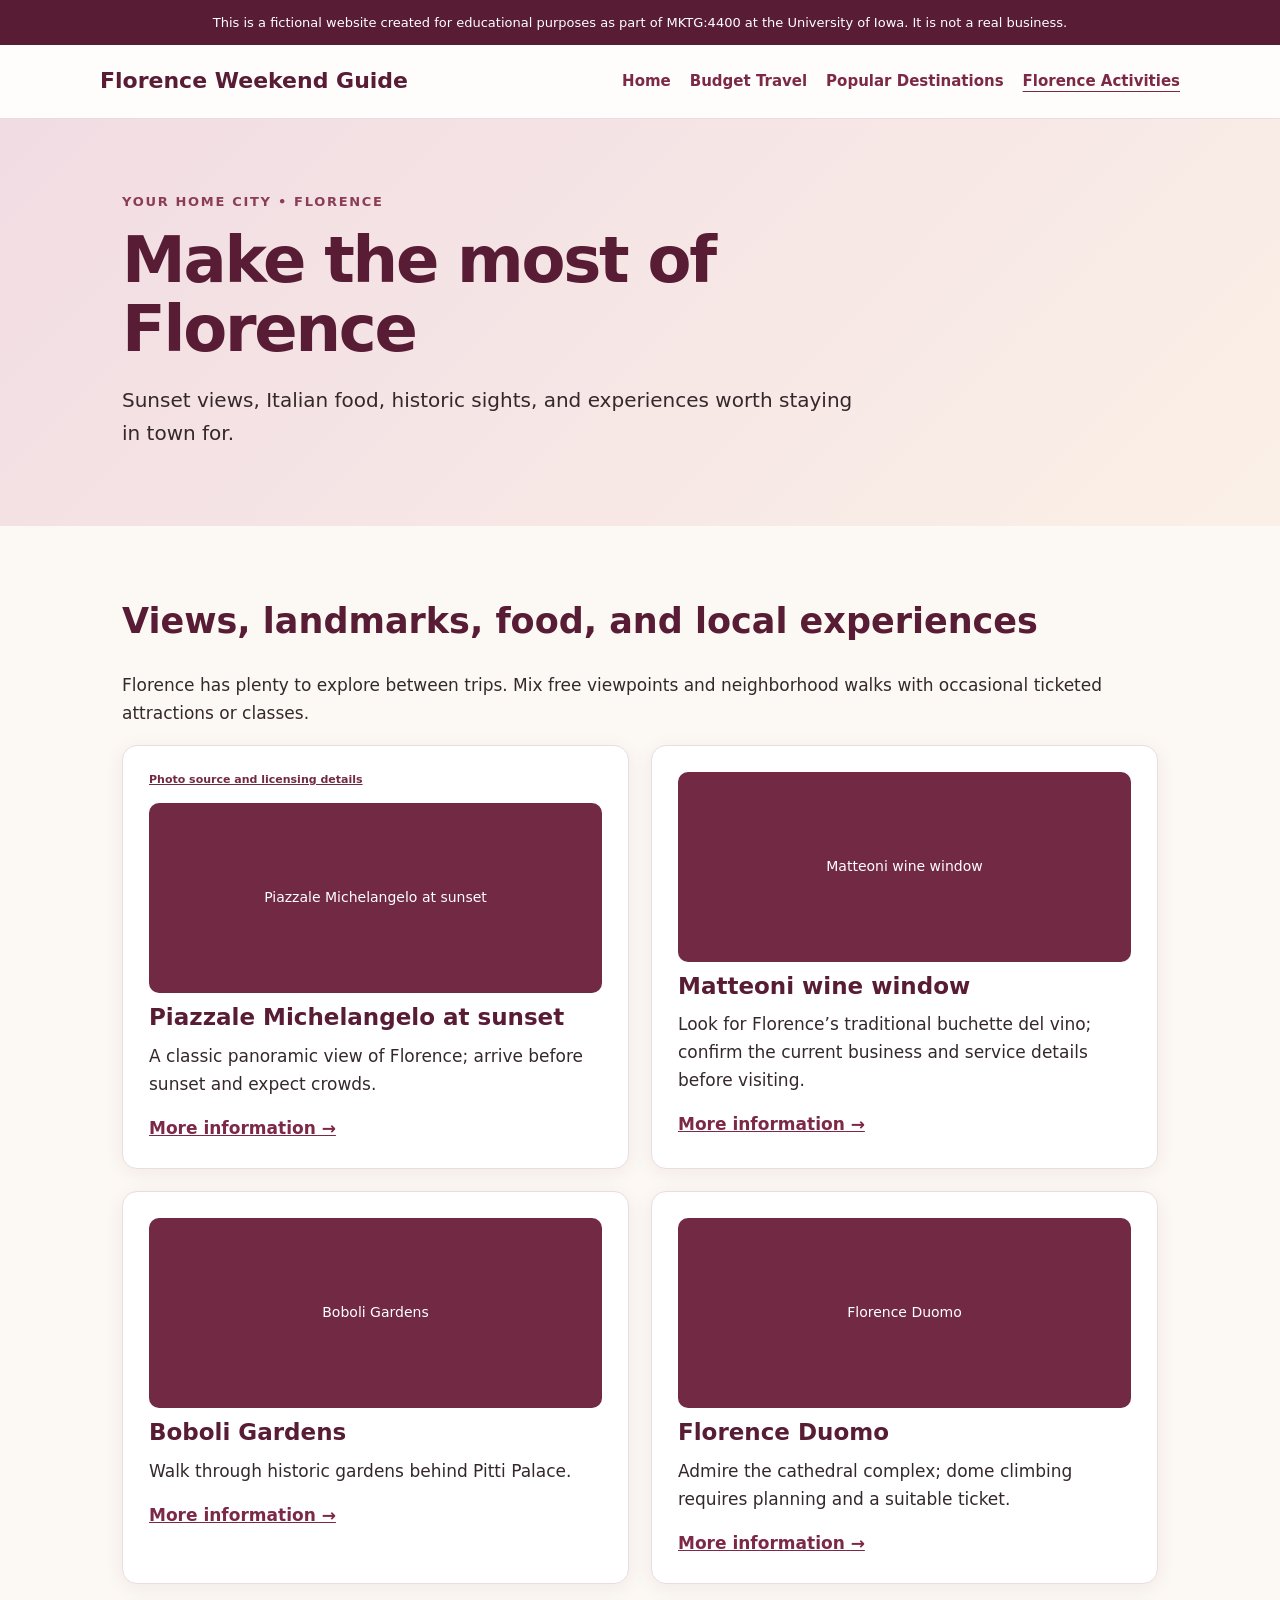
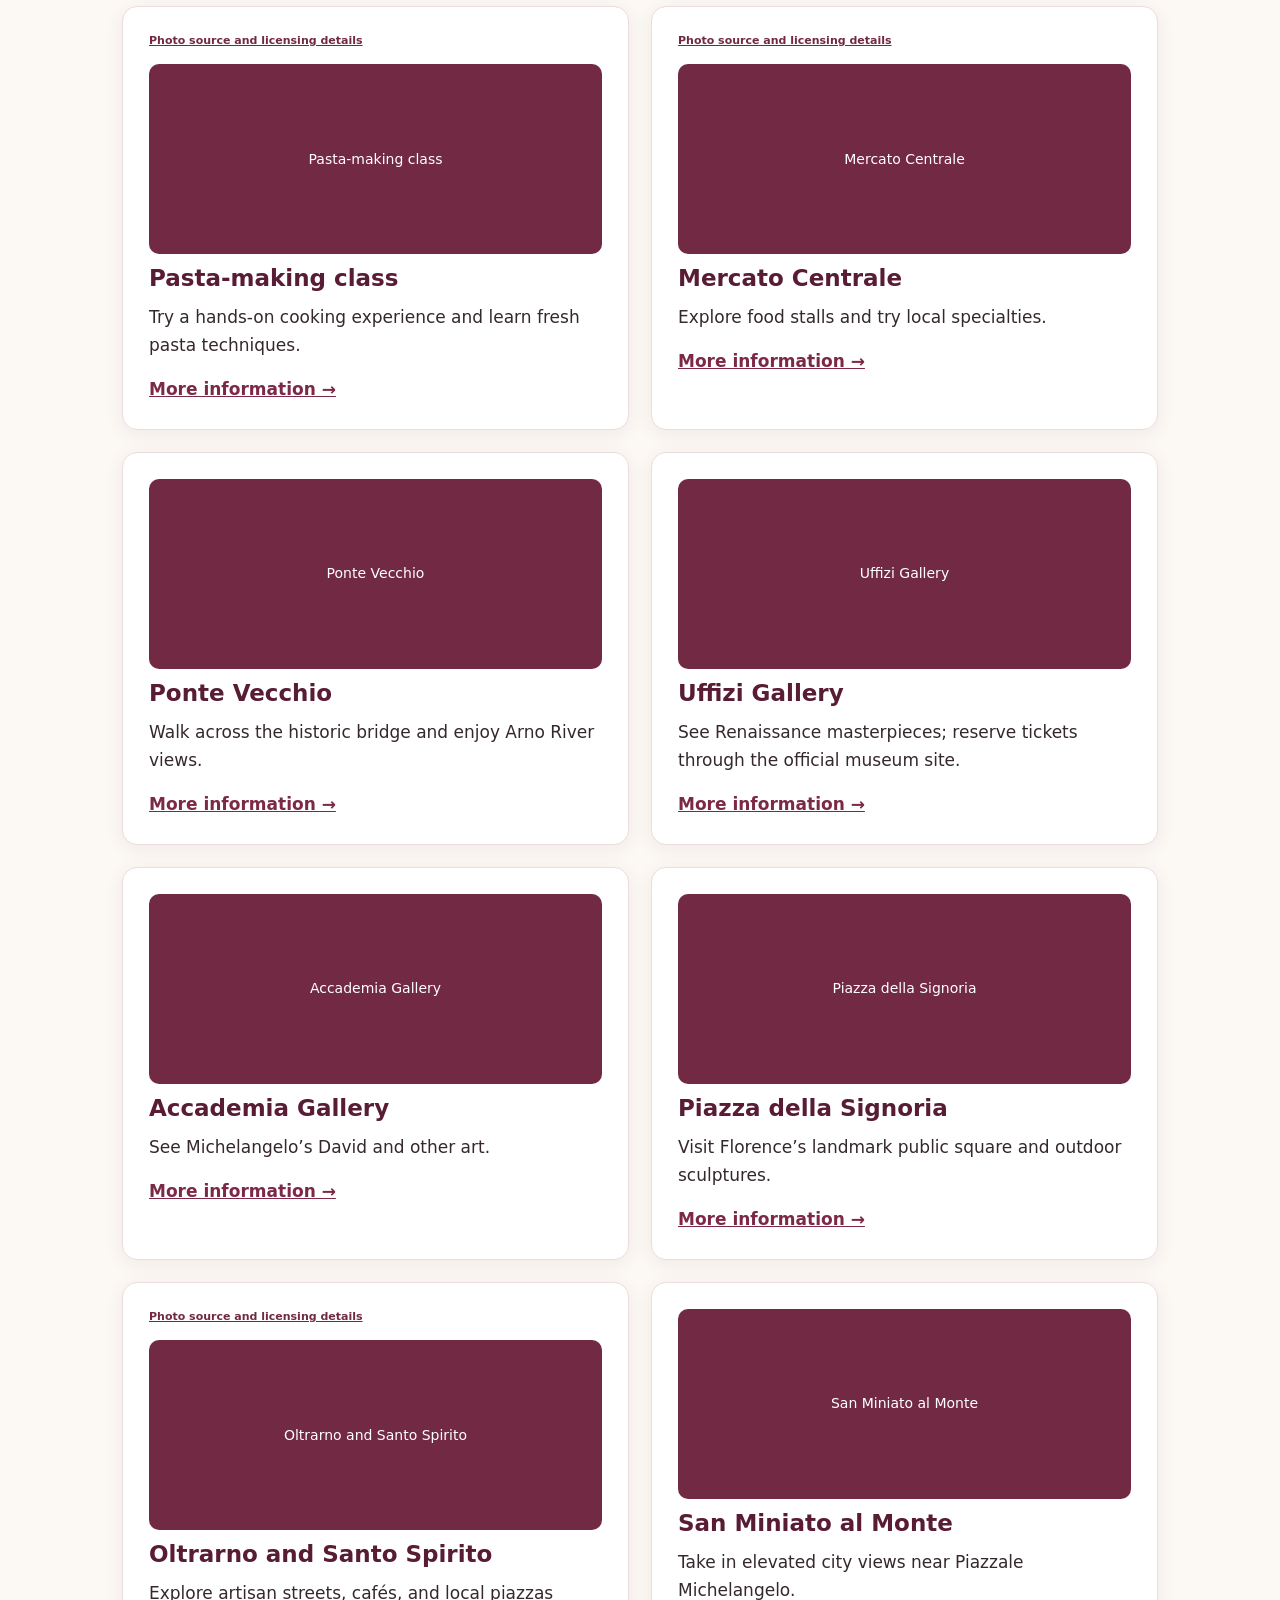
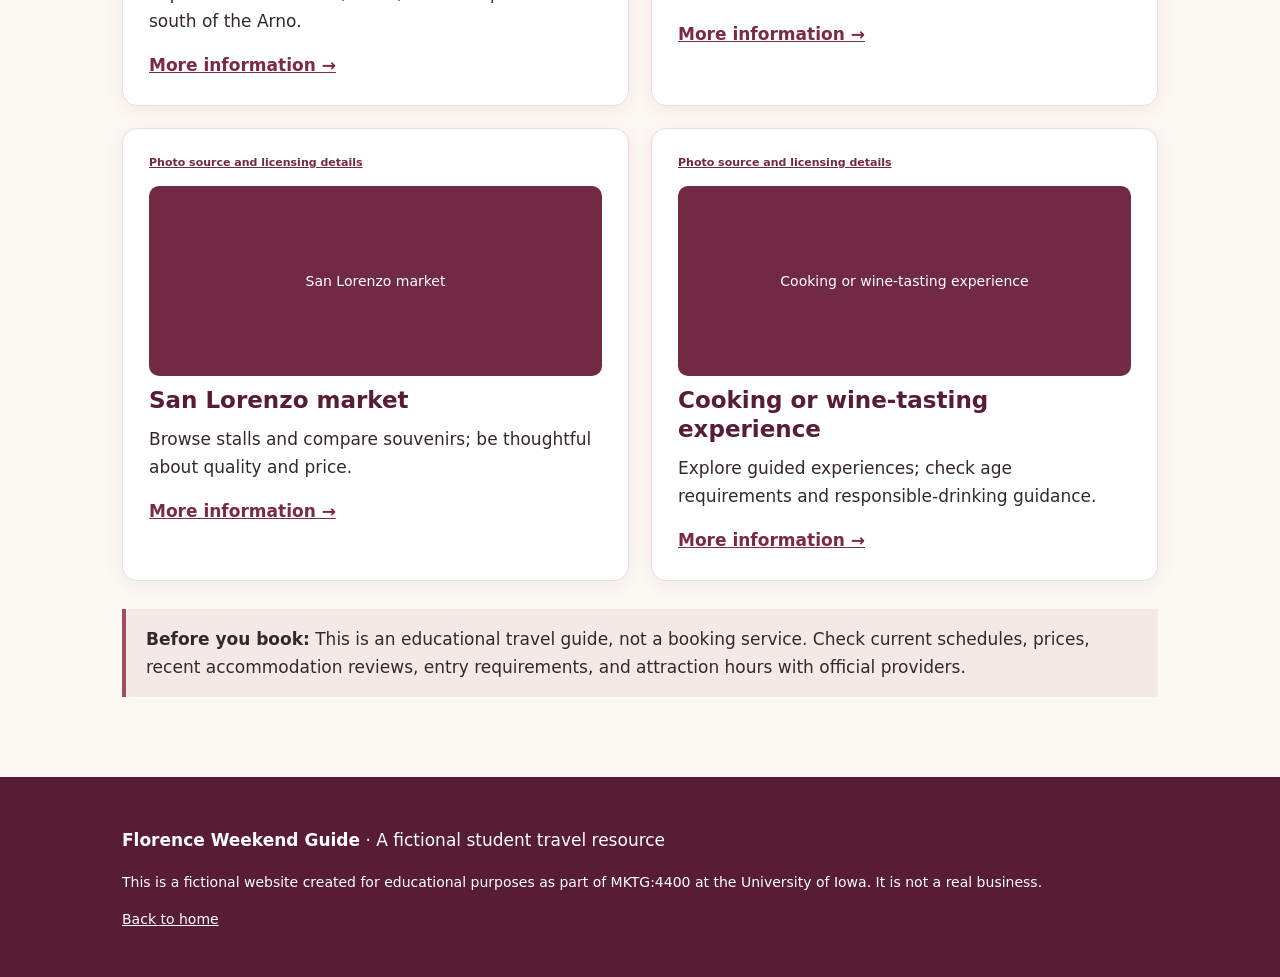
<file: florence-activities.html>
<!doctype html>
<html lang="en">
<head>
<meta charset="utf-8">
<meta name="viewport" content="width=device-width,initial-scale=1">
<title>Things to Do in Florence for Study Abroad Students | Local Guide</title>
<meta name="description" content="Discover Piazzale Michelangelo sunsets, wine windows, Boboli Gardens, the Duomo, pasta classes, Mercato Centrale, museums, and more.">
<link rel="stylesheet" href="styles.css">

<style>
.activity-photo {
  display: block;
  width: 100%;
  height: 190px;
  object-fit: cover;
  border-radius: 10px;
  margin-bottom: 10px;
  background: #eadde1;
}

.activity-placeholder {
  display: flex;
  align-items: center;
  justify-content: center;
  width: 100%;
  height: 190px;
  padding: 18px;
  border-radius: 10px;
  margin-bottom: 10px;
  background: #722943;
  color: white;
  text-align: center;
  font-size: 14px;
}

.photo-credit {
  font-size: 11px;
  margin: 0 0 12px;
  line-height: 1.4;
}

.photo-credit a {
  color: #722943;
}

@media (max-width:640px) {
  .activity-photo,
  .activity-placeholder {
    height: 170px;
  }
}
</style>
</head>

<body>

<div class="notice">
This is a fictional website created for educational purposes as part of MKTG:4400 at the University of Iowa. It is not a real business.
</div>

<header class="site-header">
<div class="wrap topline">
<a class="brand" href="index.html">Florence Weekend Guide</a>
<nav class="nav" aria-label="Main navigation">
<a href="index.html">Home</a>
<a href="budget-travel.html">Budget Travel</a>
<a href="itineraries.html">Popular Destinations</a>
<a href="florence-activities.html" aria-current="page">Florence Activities</a>
</nav>
</div>
</header>

<main>
<section class="hero">
<div class="wrap">
<div class="eyebrow">Your home city • Florence</div>
<h1>Make the most of Florence</h1>
<p class="lead">Sunset views, Italian food, historic sights, and experiences worth staying in town for.</p>
</div>
</section>

<section class="content">
<div class="wrap">

<h2>Views, landmarks, food, and local experiences</h2>
<p>Florence has plenty to explore between trips. Mix free viewpoints and neighborhood walks with occasional ticketed attractions or classes.</p>

<div class="cards" id="activity-cards">

<article class="card"
data-image="https://commons.wikimedia.org/wiki/Special:FilePath/Sunset_at_Piazzale_Michelangelo%2C_Florence%2C_Italy.jpg?width=900"
data-credit="https://commons.wikimedia.org/wiki/File:Sunset_at_Piazzale_Michelangelo,_Florence,_Italy.jpg">
<h3>Piazzale Michelangelo at sunset</h3>
<p>A classic panoramic view of Florence; arrive before sunset and expect crowds.</p>
<a href="https://www.google.com/maps/search/?api=1&amp;query=Piazzale+Michelangelo+Florence" target="_blank" rel="noopener noreferrer">More information →</a>
</article>

<article class="card" data-search="Buchetta del vino Firenze">
<h3>Matteoni wine window</h3>
<p>Look for Florence’s traditional buchette del vino; confirm the current business and service details before visiting.</p>
<a href="https://www.buchettedelvino.org/" target="_blank" rel="noopener noreferrer">More information →</a>
</article>

<article class="card" data-wiki="Boboli_Gardens">
<h3>Boboli Gardens</h3>
<p>Walk through historic gardens behind Pitti Palace.</p>
<a href="https://www.uffizi.it/en/boboli-garden" target="_blank" rel="noopener noreferrer">More information →</a>
</article>

<article class="card" data-wiki="Florence_Cathedral">
<h3>Florence Duomo</h3>
<p>Admire the cathedral complex; dome climbing requires planning and a suitable ticket.</p>
<a href="https://duomo.firenze.it/en/home" target="_blank" rel="noopener noreferrer">More information →</a>
</article>

<article class="card"
data-image="https://images.unsplash.com/photo-1556761223-4c4282c73f77?auto=format&amp;fit=crop&amp;w=900&amp;q=85"
data-credit="https://unsplash.com/"
data-fallback="https://images.unsplash.com/photo-1556911220-bff31c812dba?auto=format&amp;fit=crop&amp;w=900&amp;q=85">
<h3>Pasta-making class</h3>
<p>Try a hands-on cooking experience and learn fresh pasta techniques.</p>
<a href="https://www.feelflorence.it/en" target="_blank" rel="noopener noreferrer">More information →</a>
</article>

<article class="card"
data-image="https://commons.wikimedia.org/wiki/Special:FilePath/Mercato_Centrale_(Florence)-Interior-Second_floor.jpg"
data-credit="https://commons.wikimedia.org/wiki/File:Mercato_Centrale_(Florence)-Interior-Second_floor.jpg">
<h3>Mercato Centrale</h3>
<p>Explore food stalls and try local specialties.</p>
<a href="https://www.mercatocentrale.com/florence/" target="_blank" rel="noopener noreferrer">More information →</a>
</article>

<article class="card" data-wiki="Ponte_Vecchio">
<h3>Ponte Vecchio</h3>
<p>Walk across the historic bridge and enjoy Arno River views.</p>
<a href="https://www.feelflorence.it/en" target="_blank" rel="noopener noreferrer">More information →</a>
</article>

<article class="card" data-wiki="Uffizi">
<h3>Uffizi Gallery</h3>
<p>See Renaissance masterpieces; reserve tickets through the official museum site.</p>
<a href="https://www.uffizi.it/en/the-uffizi" target="_blank" rel="noopener noreferrer">More information →</a>
</article>

<article class="card" data-wiki="Galleria_dell'Accademia">
<h3>Accademia Gallery</h3>
<p>See Michelangelo’s David and other art.</p>
<a href="https://www.galleriaaccademiafirenze.it/en/" target="_blank" rel="noopener noreferrer">More information →</a>
</article>

<article class="card" data-wiki="Piazza_della_Signoria">
<h3>Piazza della Signoria</h3>
<p>Visit Florence’s landmark public square and outdoor sculptures.</p>
<a href="https://www.feelflorence.it/en" target="_blank" rel="noopener noreferrer">More information →</a>
</article>

<article class="card"
data-image="https://commons.wikimedia.org/wiki/Special:FilePath/Piazza_Santo_Spirito_FI.jpg?width=900"
data-credit="https://commons.wikimedia.org/wiki/File:Piazza_Santo_Spirito_FI.jpg">
<h3>Oltrarno and Santo Spirito</h3>
<p>Explore artisan streets, cafés, and local piazzas south of the Arno.</p>
<a href="https://www.feelflorence.it/en" target="_blank" rel="noopener noreferrer">More information →</a>
</article>

<article class="card" data-wiki="San_Miniato_al_Monte">
<h3>San Miniato al Monte</h3>
<p>Take in elevated city views near Piazzale Michelangelo.</p>
<a href="https://www.feelflorence.it/en" target="_blank" rel="noopener noreferrer">More information →</a>
</article>

<article class="card"
data-image="https://commons.wikimedia.org/wiki/Special:FilePath/Mercato_di_San_Lorenzo_(Florence).JPG"
data-credit="https://commons.wikimedia.org/wiki/File:Mercato_di_San_Lorenzo_(Florence).JPG">
<h3>San Lorenzo market</h3>
<p>Browse stalls and compare souvenirs; be thoughtful about quality and price.</p>
<a href="https://www.feelflorence.it/en" target="_blank" rel="noopener noreferrer">More information →</a>
</article>

<article class="card"
data-image="https://commons.wikimedia.org/wiki/Special:FilePath/Red_wine_in_glass.jpg?width=900"
data-credit="https://commons.wikimedia.org/wiki/File:Red_wine_in_glass.jpg">
<h3>Cooking or wine-tasting experience</h3>
<p>Explore guided experiences; check age requirements and responsible-drinking guidance.</p>
<a href="https://www.feelflorence.it/en" target="_blank" rel="noopener noreferrer">More information →</a>
</article>

</div>

<aside class="note">
<strong>Before you book:</strong> This is an educational travel guide, not a booking service. Check current schedules, prices, recent accommodation reviews, entry requirements, and attraction hours with official providers.
</aside>

</div>
</section>
</main>

<footer class="foot">
<div class="wrap">
<p><strong>Florence Weekend Guide</strong> · A fictional student travel resource</p>
<p class="small">This is a fictional website created for educational purposes as part of MKTG:4400 at the University of Iowa. It is not a real business.</p>
<p class="small"><a href="index.html">Back to home</a></p>
</div>
</footer>

<script>
document.addEventListener('DOMContentLoaded', () => {
  const cards = document.querySelectorAll('#activity-cards .card');

  function placeholder(card, name) {
    if (card.querySelector('.activity-placeholder')) return;

    const box = document.createElement('div');
    box.className = 'activity-placeholder';
    box.textContent = name;
    card.insertBefore(box, card.querySelector('h3'));
  }

  function insertPhoto(card, src, creditURL, fallbackURL) {
    const name = card.querySelector('h3').textContent;
    const img = document.createElement('img');

    img.className = 'activity-photo';
    img.alt = 'Photo related to ' + name;
    img.loading = 'lazy';
    img.decoding = 'async';

    let triedFallback = false;

    img.onerror = () => {
      if (fallbackURL && !triedFallback) {
        triedFallback = true;
        img.src = fallbackURL;
      } else {
        img.remove();
        placeholder(card, name);
      }
    };

    card.insertBefore(img, card.querySelector('h3'));

    if (creditURL) {
      const credit = document.createElement('p');
      credit.className = 'photo-credit';

      const link = document.createElement('a');
      link.href = creditURL;
      link.target = '_blank';
      link.rel = 'noopener noreferrer';
      link.textContent = 'Photo source and licensing details';

      credit.appendChild(link);
      img.insertAdjacentElement('afterend', credit);
    }

    img.src = src;
  }

  async function wikiPhoto(card) {
    const name = card.querySelector('h3').textContent;
    const page = card.dataset.wiki;

    try {
      const params = new URLSearchParams({
        action: 'query',
        format: 'json',
        origin: '*',
        prop: 'pageimages',
        titles: page.replaceAll('_', ' '),
        pithumbsize: '900'
      });

      const response = await fetch(
        'https://en.wikipedia.org/w/api.php?' + params
      );

      if (!response.ok) throw new Error('Unavailable');

      const data = await response.json();
      const result = Object.values(data.query?.pages || {})[0];

      if (!result?.thumbnail?.source) {
        placeholder(card, name);
        return;
      }

      insertPhoto(
        card,
        result.thumbnail.source,
        'https://en.wikipedia.org/wiki/' + page
      );

    } catch (error) {
      placeholder(card, name);
    }
  }

  async function commonsPhoto(card) {
    const name = card.querySelector('h3').textContent;

    try {
      const params = new URLSearchParams({
        action: 'query',
        format: 'json',
        origin: '*',
        generator: 'search',
        gsrsearch: card.dataset.search,
        gsrnamespace: '6',
        gsrlimit: '10',
        prop: 'imageinfo',
        iiprop: 'url|extmetadata',
        iiurlwidth: '900'
      });

      const response = await fetch(
        'https://commons.wikimedia.org/w/api.php?' + params
      );

      if (!response.ok) throw new Error('Unavailable');

      const data = await response.json();
      const pages = Object.values(data.query?.pages || {});

      const result = pages.find(page => {
        const info = page.imageinfo?.[0];
        const license = (
          info?.extmetadata?.LicenseShortName?.value || ''
        ).toLowerCase();

        return info?.thumburl &&
          (license.includes('cc') ||
           license.includes('public domain') ||
           license.includes('pd-'));
      });

      if (!result) {
        placeholder(card, name);
        return;
      }

      insertPhoto(
        card,
        result.imageinfo[0].thumburl,
        result.imageinfo[0].descriptionurl
      );

    } catch (error) {
      placeholder(card, name);
    }
  }

  cards.forEach(card => {
    if (card.dataset.image) {
      insertPhoto(
        card,
        card.dataset.image,
        card.dataset.credit,
        card.dataset.fallback
      );
    } else if (card.dataset.wiki) {
      wikiPhoto(card);
    } else if (card.dataset.search) {
      commonsPhoto(card);
    }
  });
});
</script>

</body>
</html>
</file>
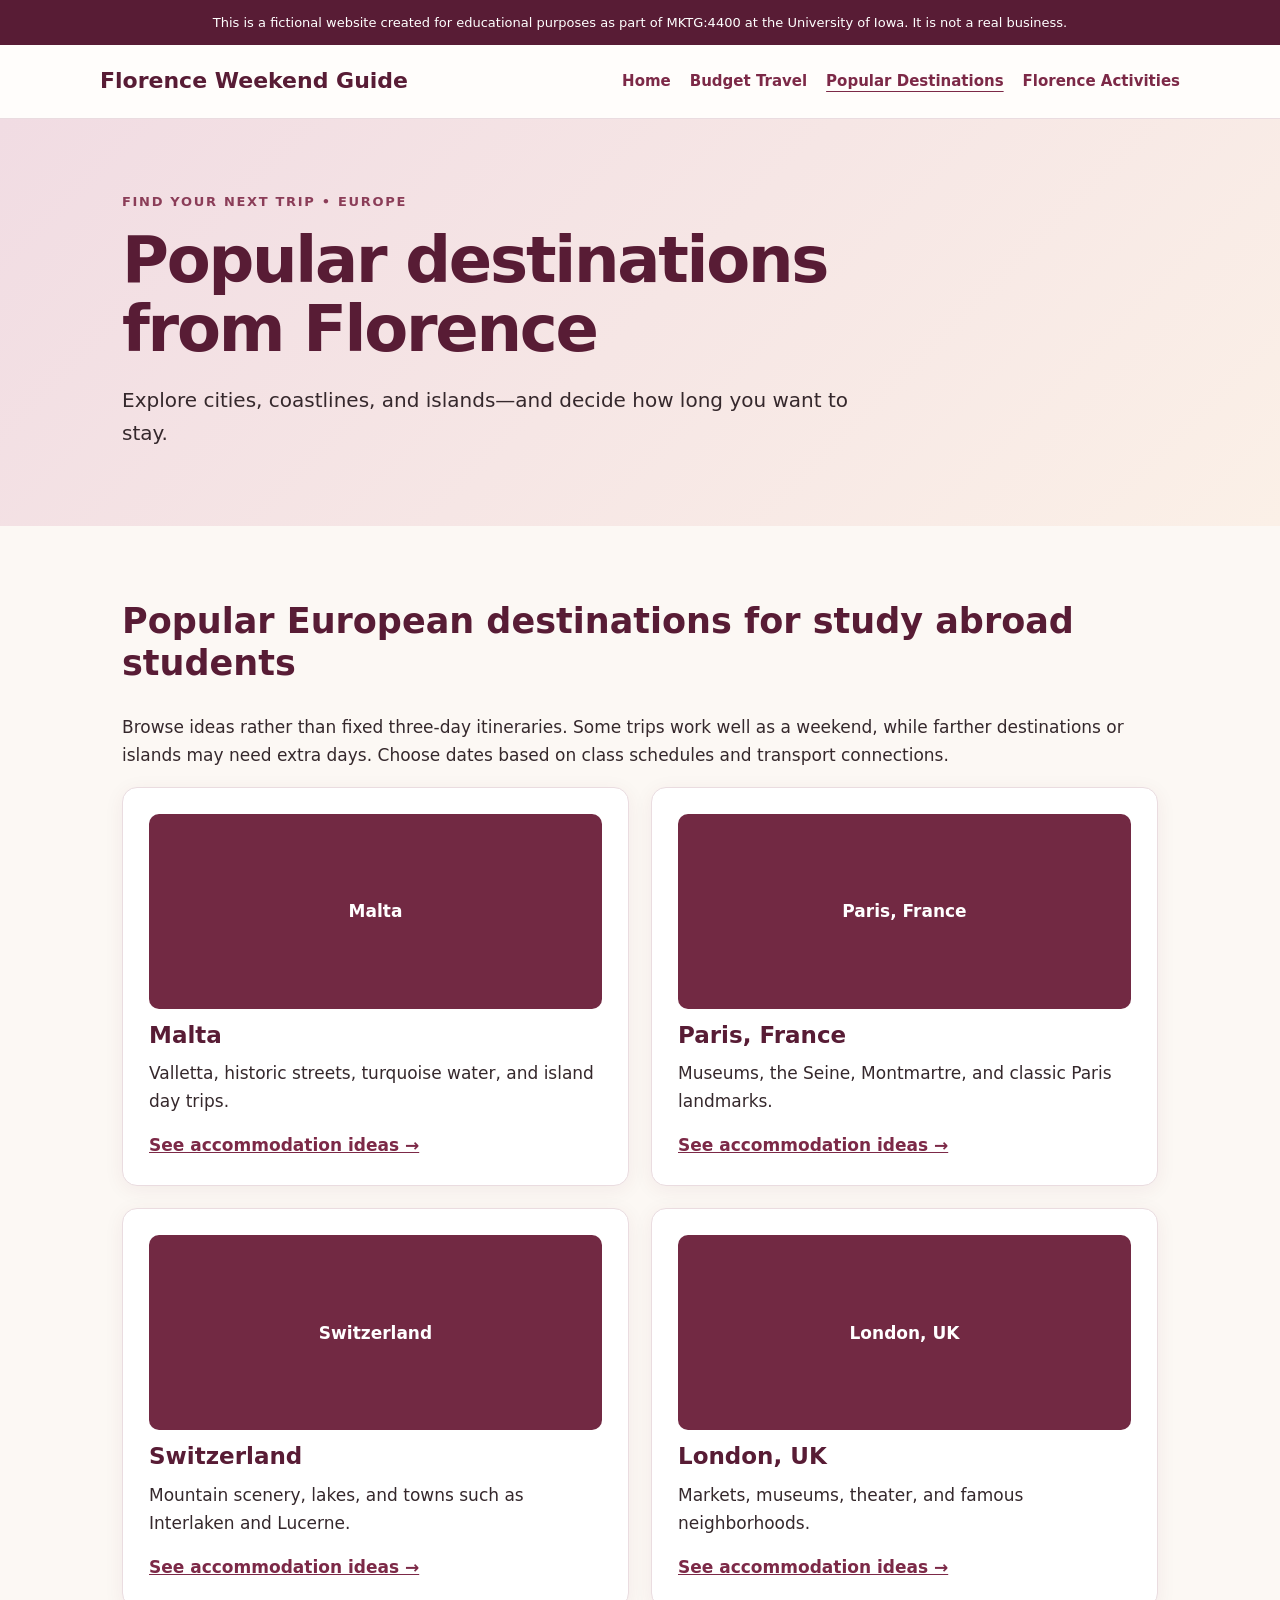
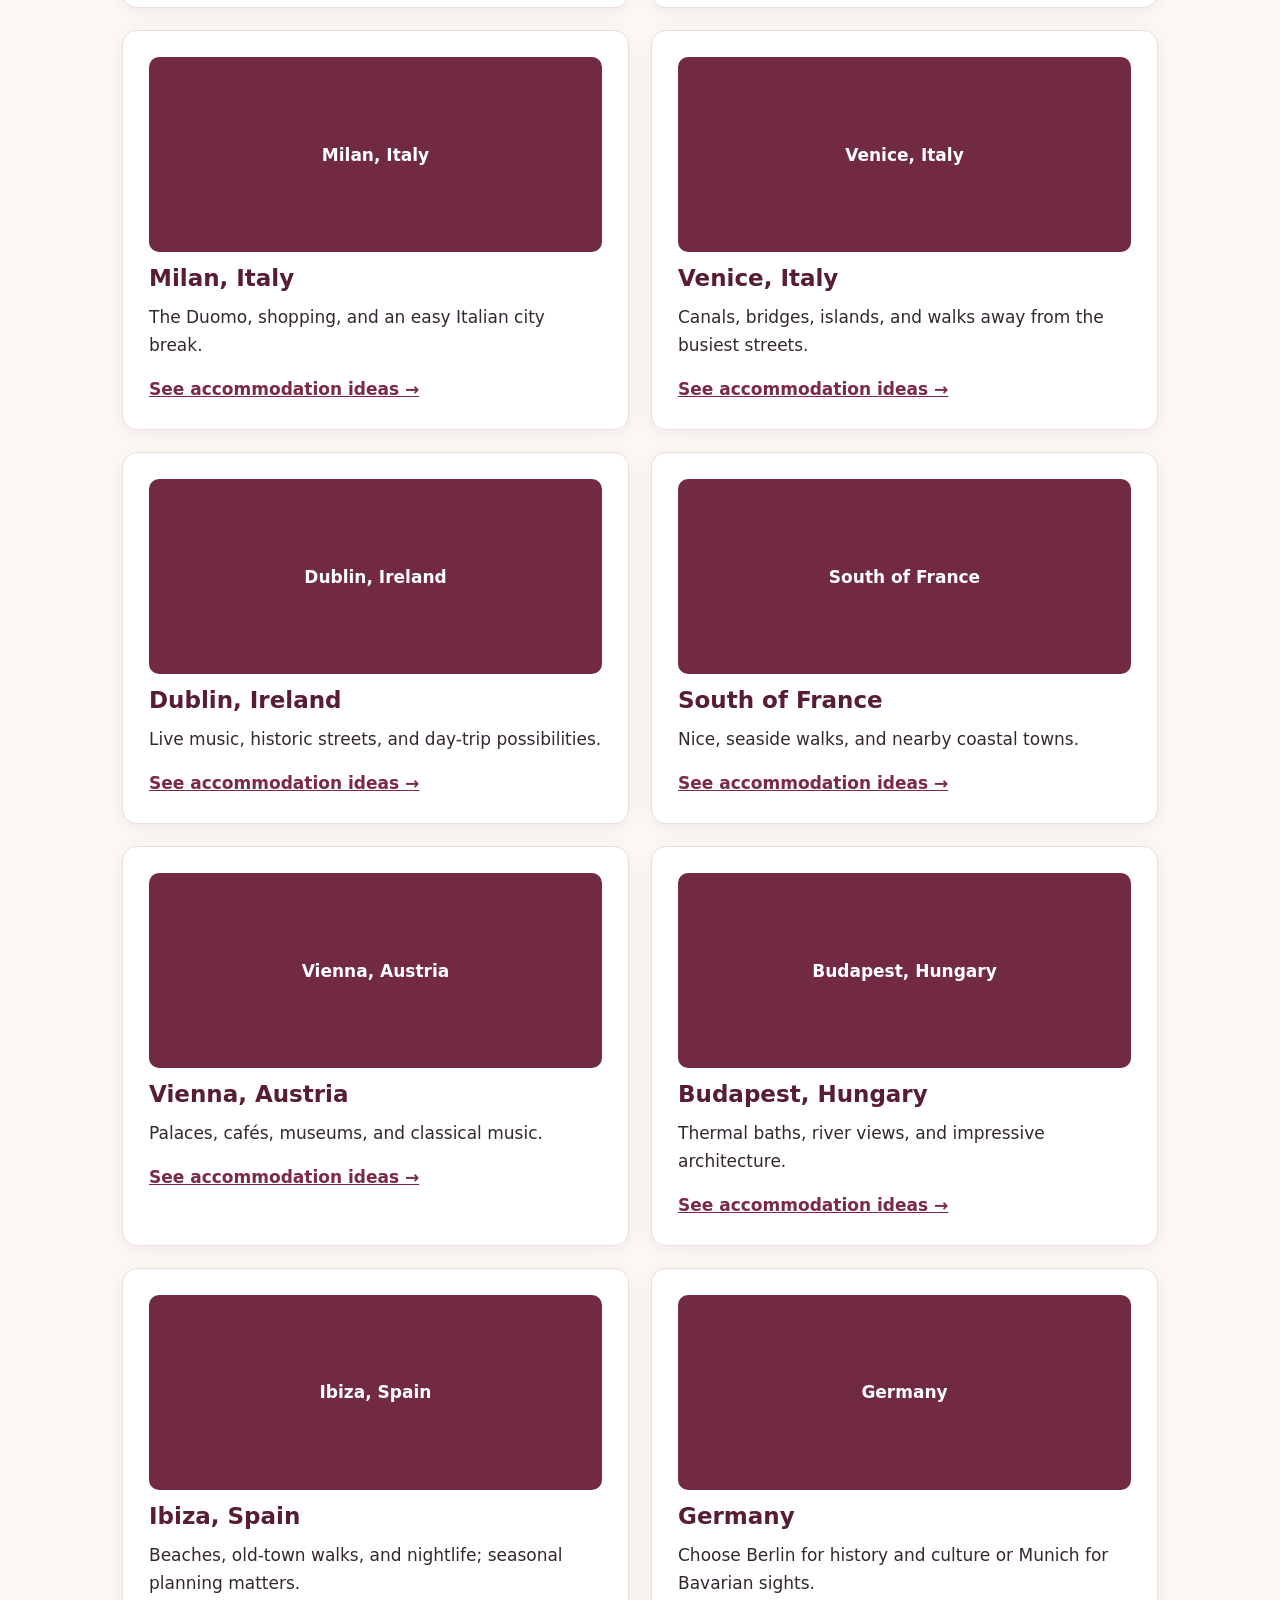
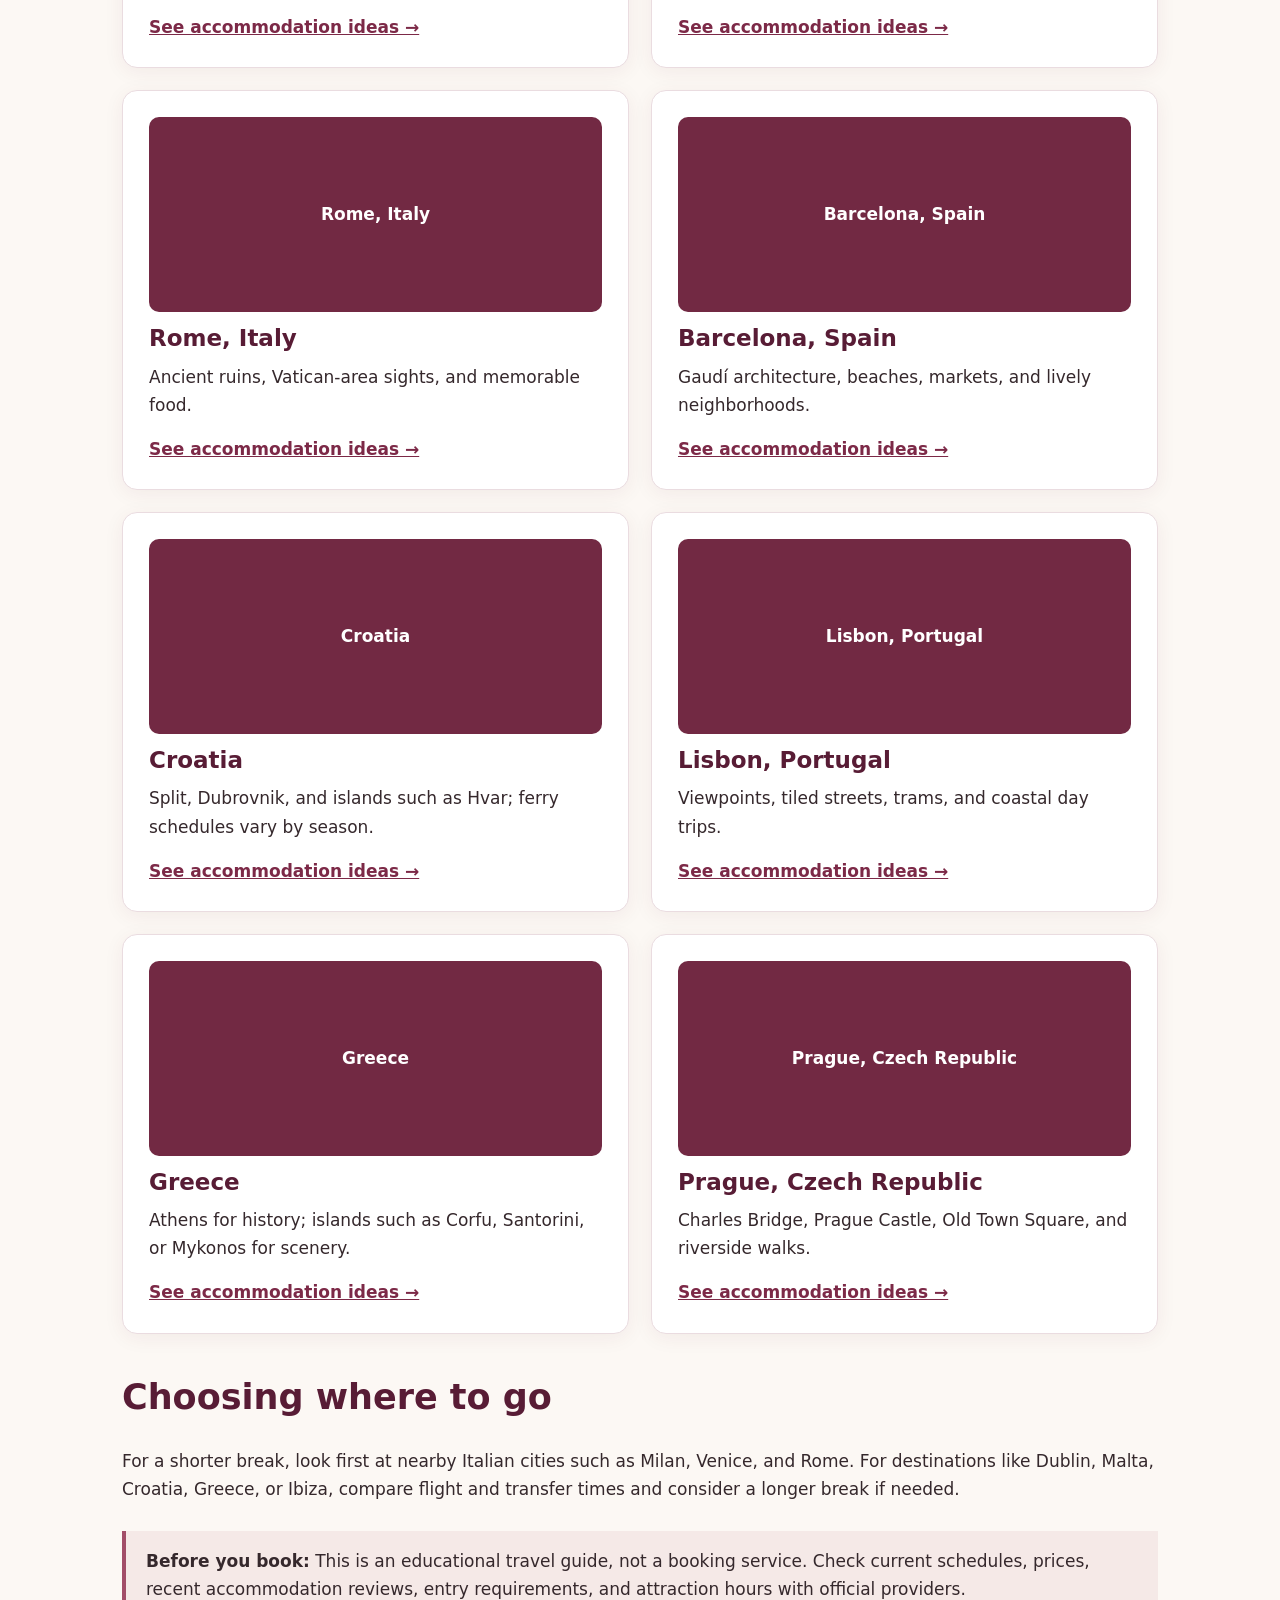
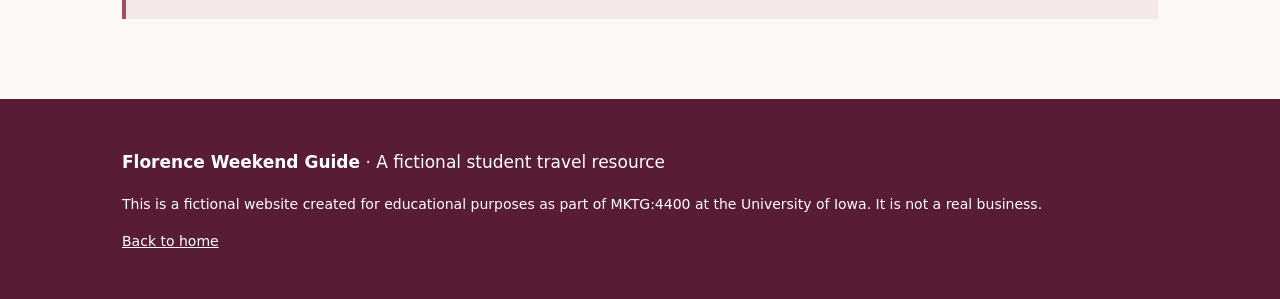
<file: itineraries.html>
<!doctype html>
<html lang="en">
<head>
  <meta charset="utf-8">
  <meta name="viewport" content="width=device-width,initial-scale=1">
  <title>Popular Weekend Destinations from Florence | Student Europe Travel</title>
  <meta name="description" content="Explore student travel destinations from Florence including Rome, Paris, Barcelona, Prague, Croatia, Greece, Malta, London, and more.">
  <link rel="stylesheet" href="styles.css">

  <style>
    .destination-image {
      width: 100%;
      height: 195px;
      object-fit: cover;
      display: block;
      border-radius: 10px;
      margin-bottom: 12px;
      background: #e9d8dd;
    }

    .destination-image-fallback {
      display: none;
      width: 100%;
      height: 195px;
      align-items: center;
      justify-content: center;
      padding: 20px;
      text-align: center;
      border-radius: 10px;
      margin-bottom: 12px;
      background: #722943;
      color: white;
      font-weight: 600;
    }

    .destination-credit {
      font-size: 11px;
      margin: -4px 0 12px;
      color: #76666a;
    }

    .destination-credit a {
      color: #722943;
    }

    @media (max-width: 640px) {
      .destination-image,
      .destination-image-fallback {
        height: 170px;
      }
    }
  </style>
</head>

<body>
  <div class="notice">
    This is a fictional website created for educational purposes as part of MKTG:4400 at the University of Iowa. It is not a real business.
  </div>

  <header class="site-header">
    <div class="wrap topline">
      <a class="brand" href="index.html">Florence Weekend Guide</a>
      <nav class="nav" aria-label="Main navigation">
        <a href="index.html">Home</a>
        <a href="budget-travel.html">Budget Travel</a>
        <a href="itineraries.html" aria-current="page">Popular Destinations</a>
        <a href="florence-activities.html">Florence Activities</a>
      </nav>
    </div>
  </header>

  <main>
    <section class="hero">
      <div class="wrap">
        <div class="eyebrow">Find your next trip • Europe</div>
        <h1>Popular destinations from Florence</h1>
        <p class="lead">Explore cities, coastlines, and islands—and decide how long you want to stay.</p>
      </div>
    </section>

    <section class="content">
      <div class="wrap">
        <h2>Popular European destinations for study abroad students</h2>
        <p>Browse ideas rather than fixed three-day itineraries. Some trips work well as a weekend, while farther destinations or islands may need extra days. Choose dates based on class schedules and transport connections.</p>

        <div class="cards" id="destination-cards">

          <article class="card" data-wiki="Valletta">
            <h3>Malta</h3>
            <p>Valletta, historic streets, turquoise water, and island day trips.</p>
            <a href="budget-travel.html#accommodations">See accommodation ideas →</a>
          </article>

          <article class="card" data-wiki="Paris">
            <h3>Paris, France</h3>
            <p>Museums, the Seine, Montmartre, and classic Paris landmarks.</p>
            <a href="budget-travel.html#accommodations">See accommodation ideas →</a>
          </article>

          <article class="card" data-wiki="Interlaken">
            <h3>Switzerland</h3>
            <p>Mountain scenery, lakes, and towns such as Interlaken and Lucerne.</p>
            <a href="budget-travel.html#accommodations">See accommodation ideas →</a>
          </article>

          <article class="card" data-wiki="London">
            <h3>London, UK</h3>
            <p>Markets, museums, theater, and famous neighborhoods.</p>
            <a href="budget-travel.html#accommodations">See accommodation ideas →</a>
          </article>

          <article class="card" data-wiki="Milan">
            <h3>Milan, Italy</h3>
            <p>The Duomo, shopping, and an easy Italian city break.</p>
            <a href="budget-travel.html#accommodations">See accommodation ideas →</a>
          </article>

          <article class="card" data-wiki="Venice">
            <h3>Venice, Italy</h3>
            <p>Canals, bridges, islands, and walks away from the busiest streets.</p>
            <a href="budget-travel.html#accommodations">See accommodation ideas →</a>
          </article>

          <article class="card" data-wiki="Dublin">
            <h3>Dublin, Ireland</h3>
            <p>Live music, historic streets, and day-trip possibilities.</p>
            <a href="budget-travel.html#accommodations">See accommodation ideas →</a>
          </article>

          <article class="card" data-wiki="Nice">
            <h3>South of France</h3>
            <p>Nice, seaside walks, and nearby coastal towns.</p>
            <a href="budget-travel.html#accommodations">See accommodation ideas →</a>
          </article>

          <article class="card" data-wiki="Vienna">
            <h3>Vienna, Austria</h3>
            <p>Palaces, cafés, museums, and classical music.</p>
            <a href="budget-travel.html#accommodations">See accommodation ideas →</a>
          </article>

          <article class="card" data-wiki="Budapest">
            <h3>Budapest, Hungary</h3>
            <p>Thermal baths, river views, and impressive architecture.</p>
            <a href="budget-travel.html#accommodations">See accommodation ideas →</a>
          </article>

          <article class="card" data-wiki="Ibiza">
            <h3>Ibiza, Spain</h3>
            <p>Beaches, old-town walks, and nightlife; seasonal planning matters.</p>
            <a href="budget-travel.html#accommodations">See accommodation ideas →</a>
          </article>

          <article class="card" data-wiki="Berlin">
            <h3>Germany</h3>
            <p>Choose Berlin for history and culture or Munich for Bavarian sights.</p>
            <a href="budget-travel.html#accommodations">See accommodation ideas →</a>
          </article>

          <article class="card" data-wiki="Rome">
            <h3>Rome, Italy</h3>
            <p>Ancient ruins, Vatican-area sights, and memorable food.</p>
            <a href="budget-travel.html#accommodations">See accommodation ideas →</a>
          </article>

          <article class="card" data-wiki="Barcelona">
            <h3>Barcelona, Spain</h3>
            <p>Gaudí architecture, beaches, markets, and lively neighborhoods.</p>
            <a href="budget-travel.html#accommodations">See accommodation ideas →</a>
          </article>

          <article class="card" data-wiki="Split,_Croatia">
            <h3>Croatia</h3>
            <p>Split, Dubrovnik, and islands such as Hvar; ferry schedules vary by season.</p>
            <a href="budget-travel.html#accommodations">See accommodation ideas →</a>
          </article>

          <article class="card" data-wiki="Lisbon">
            <h3>Lisbon, Portugal</h3>
            <p>Viewpoints, tiled streets, trams, and coastal day trips.</p>
            <a href="budget-travel.html#accommodations">See accommodation ideas →</a>
          </article>

          <article class="card" data-wiki="Athens">
            <h3>Greece</h3>
            <p>Athens for history; islands such as Corfu, Santorini, or Mykonos for scenery.</p>
            <a href="budget-travel.html#accommodations">See accommodation ideas →</a>
          </article>

          <article class="card" data-wiki="Prague">
            <h3>Prague, Czech Republic</h3>
            <p>Charles Bridge, Prague Castle, Old Town Square, and riverside walks.</p>
            <a href="budget-travel.html#accommodations">See accommodation ideas →</a>
          </article>

        </div>

        <h2>Choosing where to go</h2>
        <p>For a shorter break, look first at nearby Italian cities such as Milan, Venice, and Rome. For destinations like Dublin, Malta, Croatia, Greece, or Ibiza, compare flight and transfer times and consider a longer break if needed.</p>

        <aside class="note">
          <strong>Before you book:</strong> This is an educational travel guide, not a booking service. Check current schedules, prices, recent accommodation reviews, entry requirements, and attraction hours with official providers.
        </aside>
      </div>
    </section>
  </main>

  <footer class="foot">
    <div class="wrap">
      <p><strong>Florence Weekend Guide</strong> · A fictional student travel resource</p>
      <p class="small">This is a fictional website created for educational purposes as part of MKTG:4400 at the University of Iowa. It is not a real business.</p>
      <p class="small"><a href="index.html">Back to home</a></p>
    </div>
  </footer>

  <script>
    document.addEventListener('DOMContentLoaded', () => {

      function showFallback(card, title, img) {
        if (img) img.style.display = 'none';

        let fallback = card.querySelector('.destination-image-fallback');

        if (!fallback) {
          fallback = document.createElement('div');
          fallback.className = 'destination-image-fallback';
          fallback.textContent = title;
          card.insertBefore(fallback, card.querySelector('h3'));
        }

        fallback.style.display = 'flex';
      }

      async function addPhoto(card) {
        const title = card.querySelector('h3').textContent;
        const wikiPage = card.dataset.wiki;

        try {
          const url =
            'https://en.wikipedia.org/w/api.php?' +
            new URLSearchParams({
              action: 'query',
              format: 'json',
              origin: '*',
              prop: 'pageimages',
              titles: wikiPage.replaceAll('_', ' '),
              pithumbsize: '900'
            });

          const response = await fetch(url);

          if (!response.ok) {
            throw new Error('Photo service unavailable');
          }

          const data = await response.json();
          const pages = Object.values(data.query?.pages || {});
          const page = pages[0];

          if (!page?.thumbnail?.source) {
            showFallback(card, title);
            return;
          }

          const img = document.createElement('img');
          img.className = 'destination-image';
          img.src = page.thumbnail.source;
          img.alt = 'Photograph of ' + title;
          img.loading = 'lazy';
          img.decoding = 'async';

          img.onerror = () => showFallback(card, title, img);

          card.insertBefore(img, card.querySelector('h3'));

          const credit = document.createElement('p');
          credit.className = 'destination-credit';

          const link = document.createElement('a');
          link.href = 'https://en.wikipedia.org/wiki/' + wikiPage;
          link.target = '_blank';
          link.rel = 'noopener noreferrer';
          link.textContent = 'Image source and details';

          credit.appendChild(link);
          img.insertAdjacentElement('afterend', credit);

        } catch (error) {
          showFallback(card, title);
        }
      }

      document.querySelectorAll('#destination-cards .card')
        .forEach(addPhoto);

    });
  </script>
</body>
</html>
</file>
<file: styles.css>
*{box-sizing:border-box}html{scroll-behavior:smooth}body{margin:0;background:#fcf8f4;color:#35282c;font:17px/1.65 system-ui,-apple-system,Segoe UI,sans-serif}a{color:#7c2947}a:hover{text-decoration-thickness:2px}a:focus-visible{outline:3px solid #bc885c;outline-offset:3px}.notice{background:#581c35;color:white;text-align:center;padding:12px 18px;font-size:13px}.site-header{background:#fffdfb;border-bottom:1px solid #eadce0}.wrap{max-width:1080px;margin:auto;padding:0 22px}.topline{display:flex;align-items:center;justify-content:space-between;gap:20px;padding:18px 0;flex-wrap:wrap}.brand{font-size:22px;font-weight:800;text-decoration:none;color:#581c35}.nav{display:flex;flex-wrap:wrap;gap:9px 19px}.nav a{text-decoration:none;font-weight:600;font-size:15px}.nav a[aria-current=page]{text-decoration:underline;text-underline-offset:5px}.hero{padding:72px 0 56px;background:linear-gradient(135deg,#f1dce3,#fbf0e7)}.eyebrow{font-weight:700;letter-spacing:.13em;text-transform:uppercase;color:#8b3d58;font-size:13px}h1{font-size:clamp(36px,6vw,64px);line-height:1.08;letter-spacing:-.035em;max-width:850px;margin:14px 0;color:#581c35}h2{font-size:clamp(25px,4vw,35px);line-height:1.2;margin-top:42px;color:#581c35}.lead{font-size:20px;max-width:740px}.content{padding:32px 0 80px}.cards{display:grid;grid-template-columns:repeat(2,minmax(0,1fr));gap:22px}.card{background:white;border:1px solid #eadce0;border-radius:15px;padding:26px;box-shadow:0 4px 20px #581c3510;scroll-margin-top:22px}.card h3{font-size:23px;line-height:1.25;margin:0 0 10px;color:#581c35}.card p{margin:0 0 16px}.card a{font-weight:700}.foot{background:#581c35;color:white;padding:32px 0}.foot a{color:white}.small{font-size:14px}.note{background:#f5e9e7;border-left:4px solid #a24d68;padding:16px 20px;margin-top:28px}#transportation,#accommodations{scroll-margin-top:20px}@media(max-width:650px){.cards{grid-template-columns:1fr}.hero{padding:46px 0}.topline{align-items:flex-start}.nav{gap:9px 14px}.nav a{font-size:14px}}
</file>
